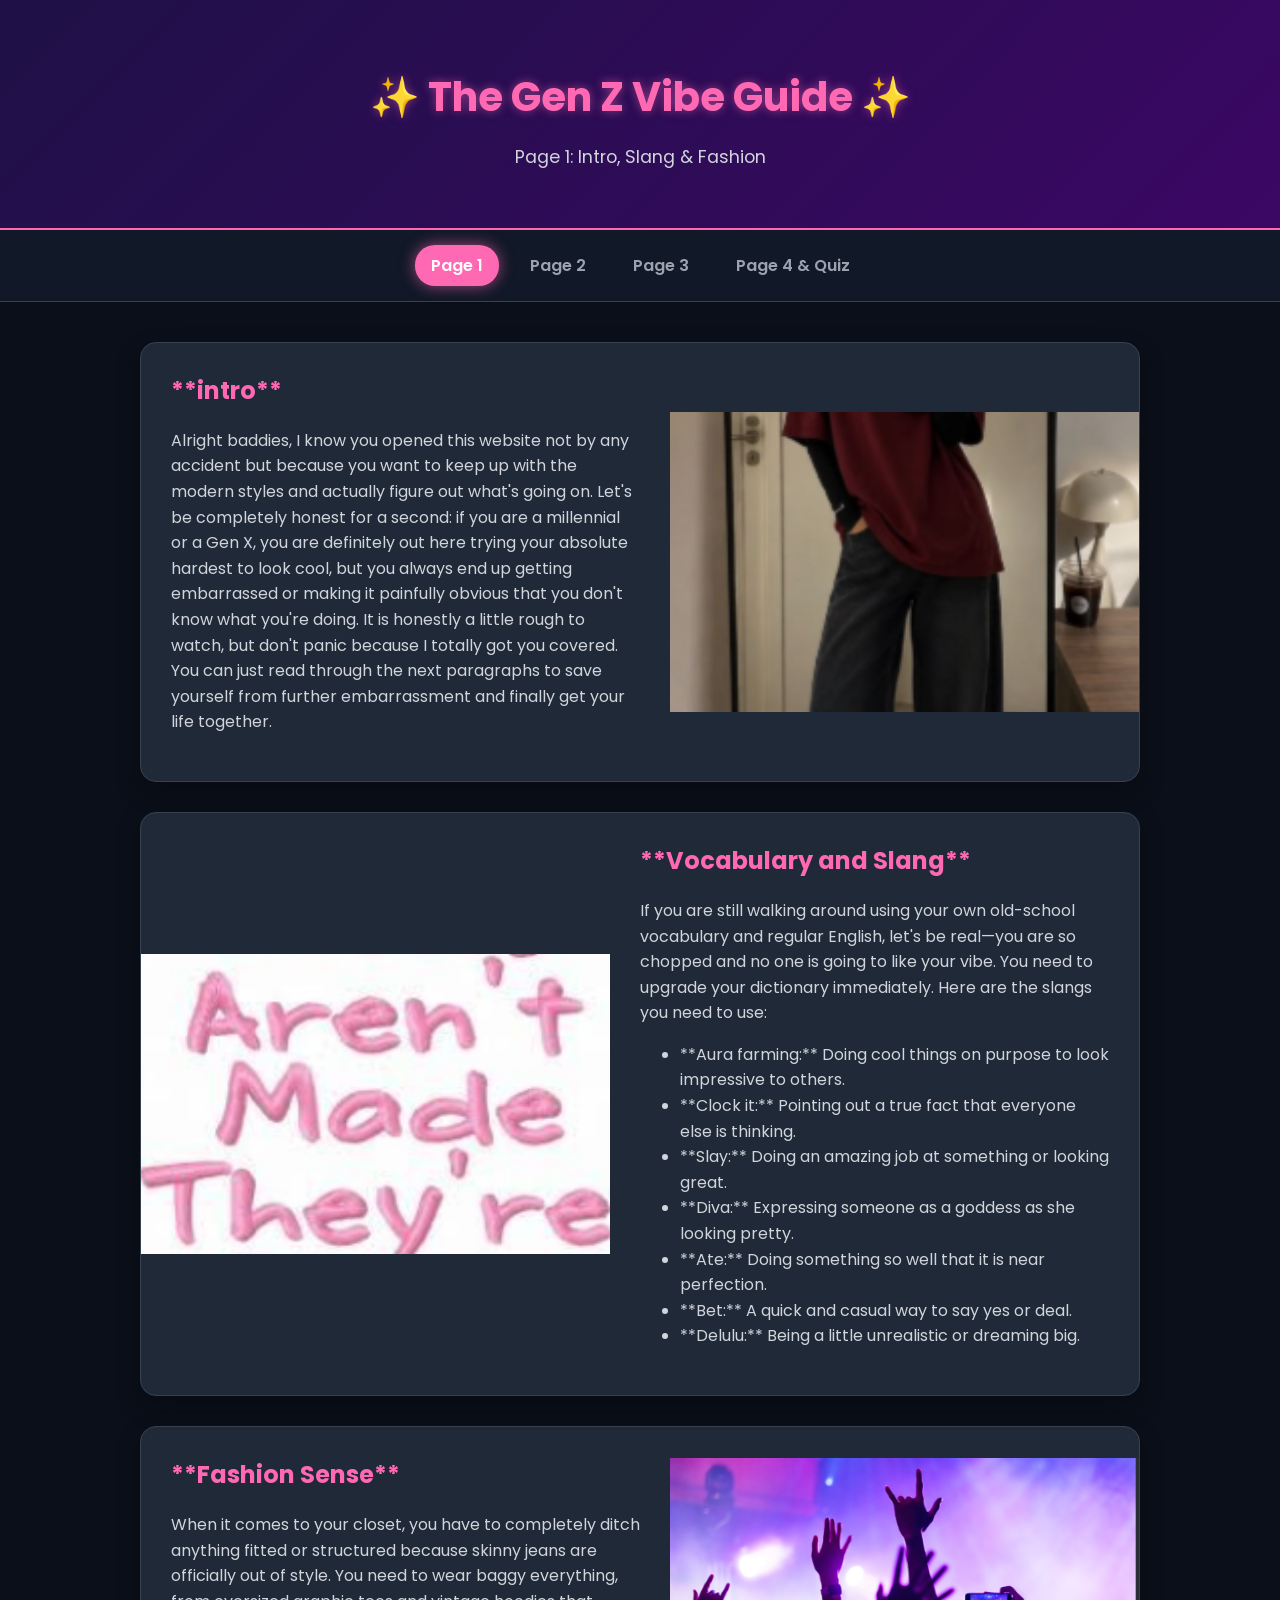
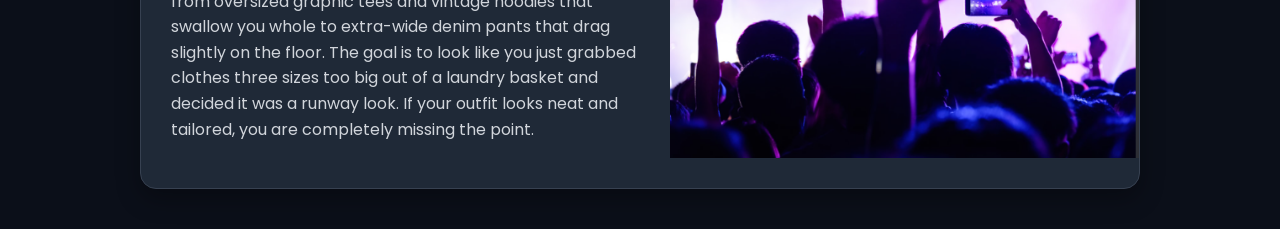
<file: index.html>
<!DOCTYPE html>
<html lang="en">
<head>
    <meta charset="UTF-8">
    <meta name="viewport" content="width=device-width, initial-scale=1.0">
    <title>Gen Z Guide - Page 1</title>
    <link rel="stylesheet" href="style.css">
    <link href="https://fonts.googleapis.com/css2?family=Poppins:wght@400;600;700&display=swap" rel="stylesheet">
</head>
<body>
    <header>
        <h1>✨ The Gen Z Vibe Guide ✨</h1>
        <p>Page 1: Intro, Slang & Fashion</p>
    </header>
    <nav>
        <a href="index.html" class="active">Page 1</a>
        <a href="lifestyle.html">Page 2</a>
        <a href="room.html">Page 3</a>
        <a href="accessories.html">Page 4 & Quiz</a>
    </nav>
    <div class="container">
        <!-- Paragraph 1 -->
        <div class="card">
            <div class="card-content">
                <h2>**intro**</h2>
                <p>Alright baddies, I know you opened this website not by any accident but because you want to keep up with the modern styles and actually figure out what's going on. Let's be completely honest for a second: if you are a millennial or a Gen X, you are definitely out here trying your absolute hardest to look cool, but you always end up getting embarrassed or making it painfully obvious that you don't know what you're doing. It is honestly a little rough to watch, but don't panic because I totally got you covered. You can just read through the next paragraphs to save yourself from further embarrassment and finally get your life together.</p>
            </div>
            <div class="card-img">
                <img src="Screenshot 2026-09-07 15.56.40.png" alt="Intro vibe">
            </div>
        </div>

        <!-- Paragraph 2 -->
        <div class="card reverse">
            <div class="card-content">
                <h2>**Vocabulary and Slang**</h2>
                <p>If you are still walking around using your own old-school vocabulary and regular English, let's be real—you are so chopped and no one is going to like your vibe. You need to upgrade your dictionary immediately. Here are the slangs you need to use:</p>
                <ul>
                    <li>**Aura farming:** Doing cool things on purpose to look impressive to others.</li>
                    <li>**Clock it:** Pointing out a true fact that everyone else is thinking.</li>
                    <li>**Slay:** Doing an amazing job at something or looking great.</li>
                    <li>**Diva:** Expressing someone as a goddess as she looking pretty.</li>
                    <li>**Ate:** Doing something so well that it is near perfection.</li>
                    <li>**Bet:** A quick and casual way to say yes or deal.</li>
                    <li>**Delulu:** Being a little unrealistic or dreaming big.</li>
                </ul>
            </div>
            <div class="card-img">
                <img src="Screenshot 2026-09-07 15.54.52.png" alt="Slang vibe">
            </div>
        </div>

        <!-- Paragraph 3 -->
        <div class="card">
            <div class="card-content">
                <h2>**Fashion Sense**</h2>
                <p>When it comes to your closet, you have to completely ditch anything fitted or structured because skinny jeans are officially out of style. You need to wear baggy everything, from oversized graphic tees and vintage hoodies that swallow you whole to extra-wide denim pants that drag slightly on the floor. The goal is to look like you just grabbed clothes three sizes too big out of a laundry basket and decided it was a runway look. If your outfit looks neat and tailored, you are completely missing the point.</p>
            </div>
            <div class="card-img">
                <img src="Screenshot 2026-09-07 15.51.53.png" alt="Fashion sense">
            </div>
        </div>
    </div>
</body>
</html>
</file>
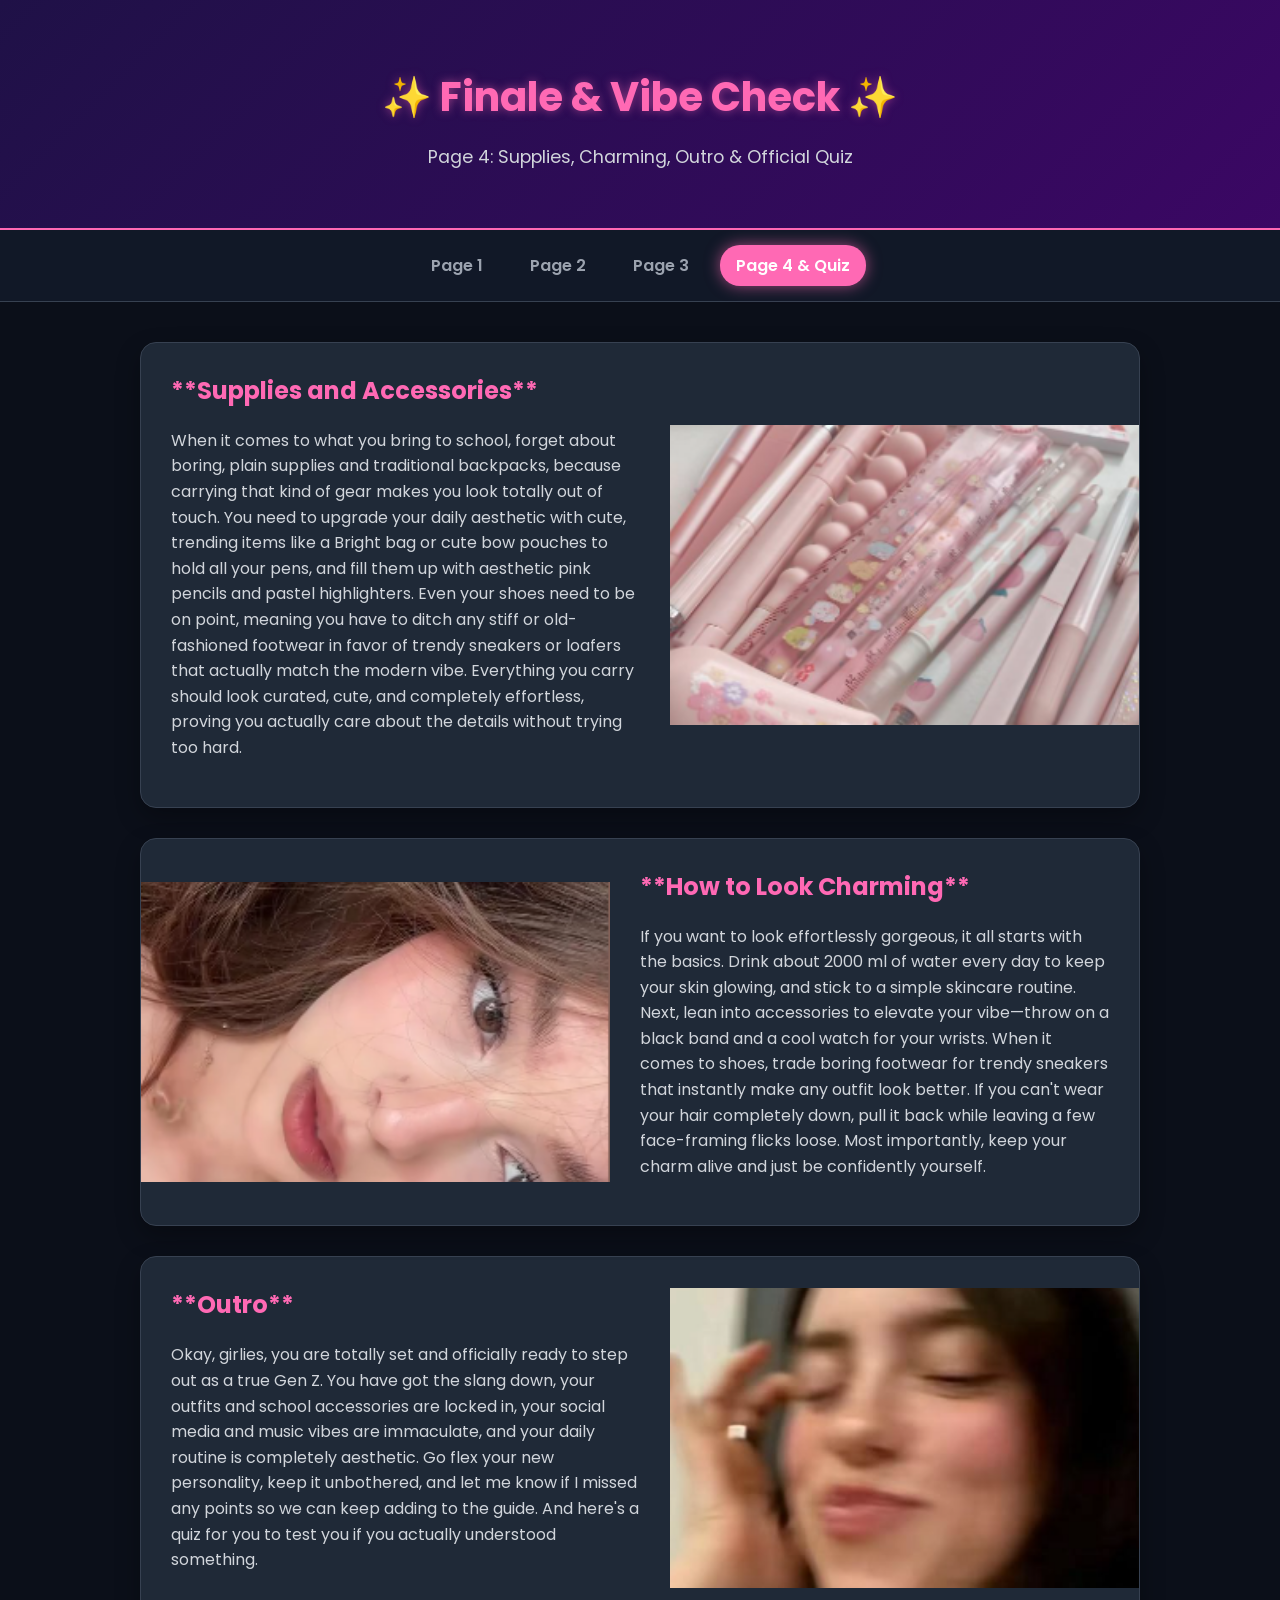
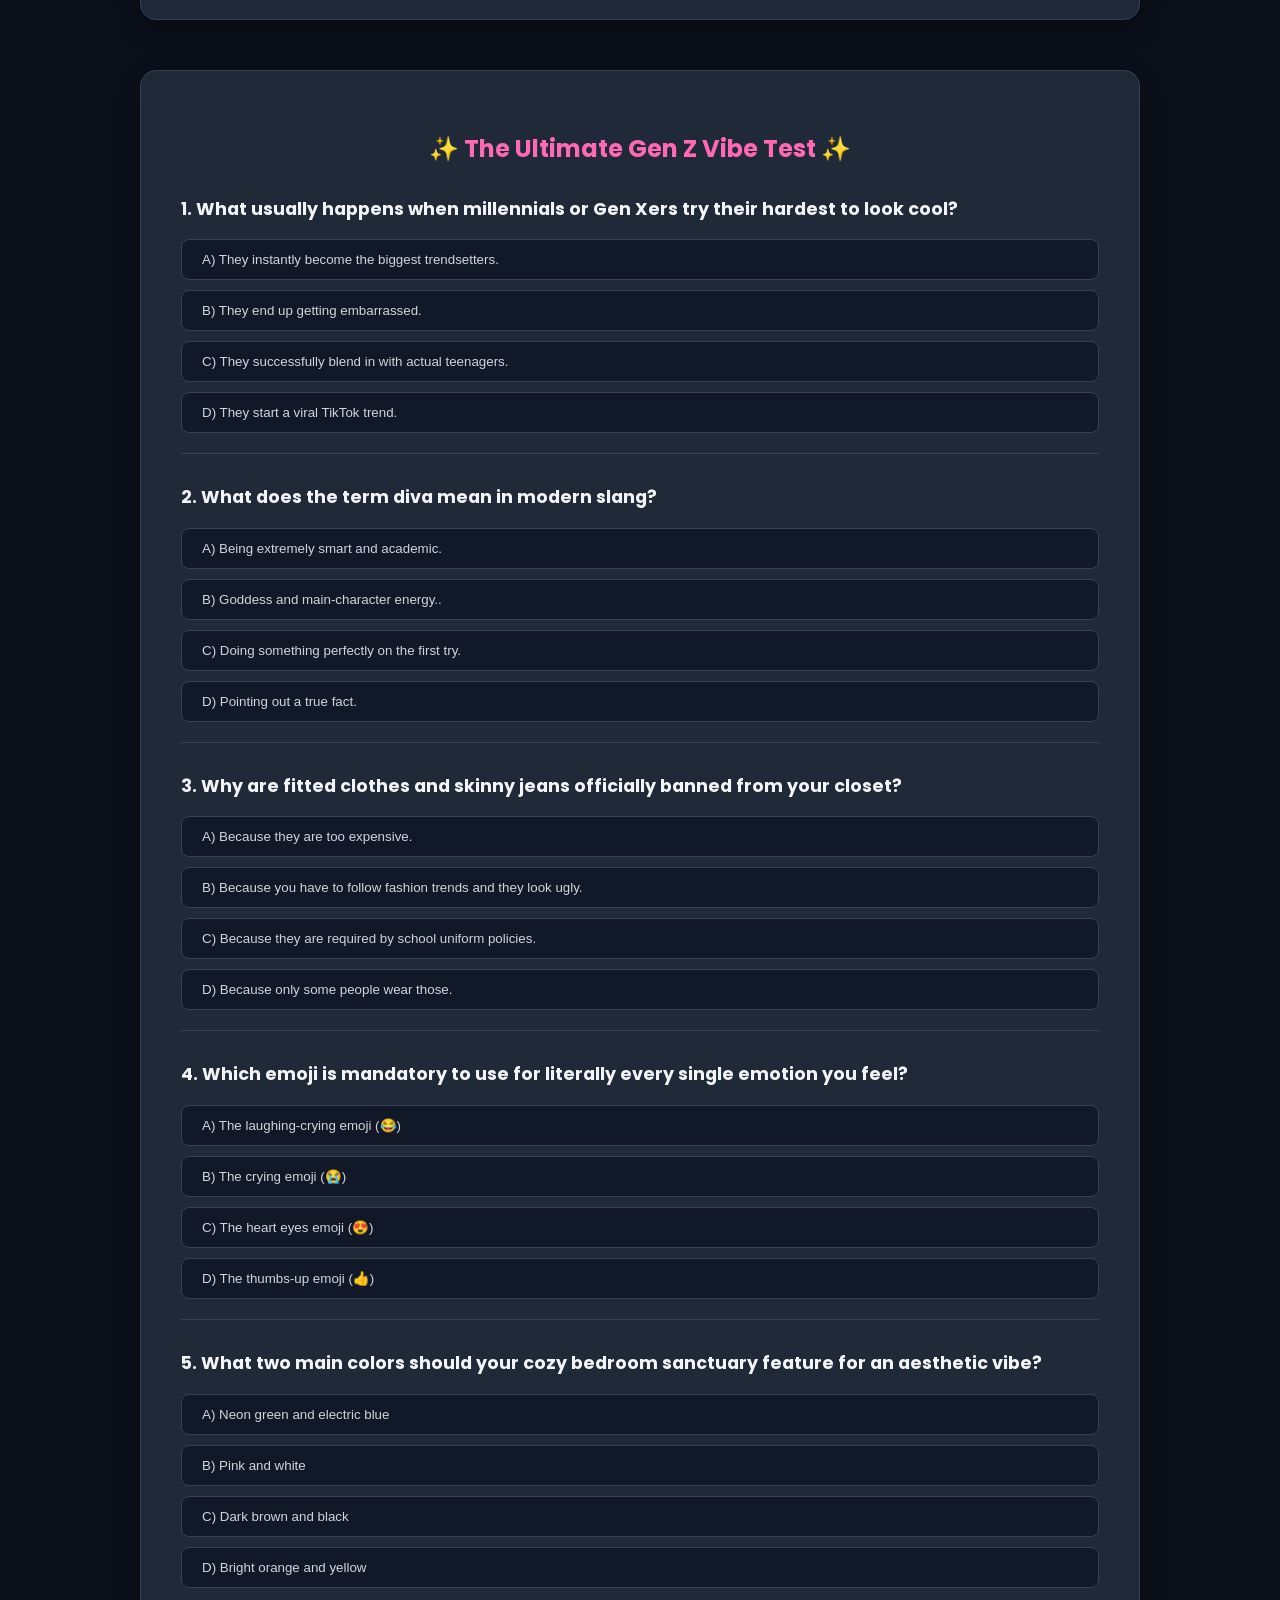
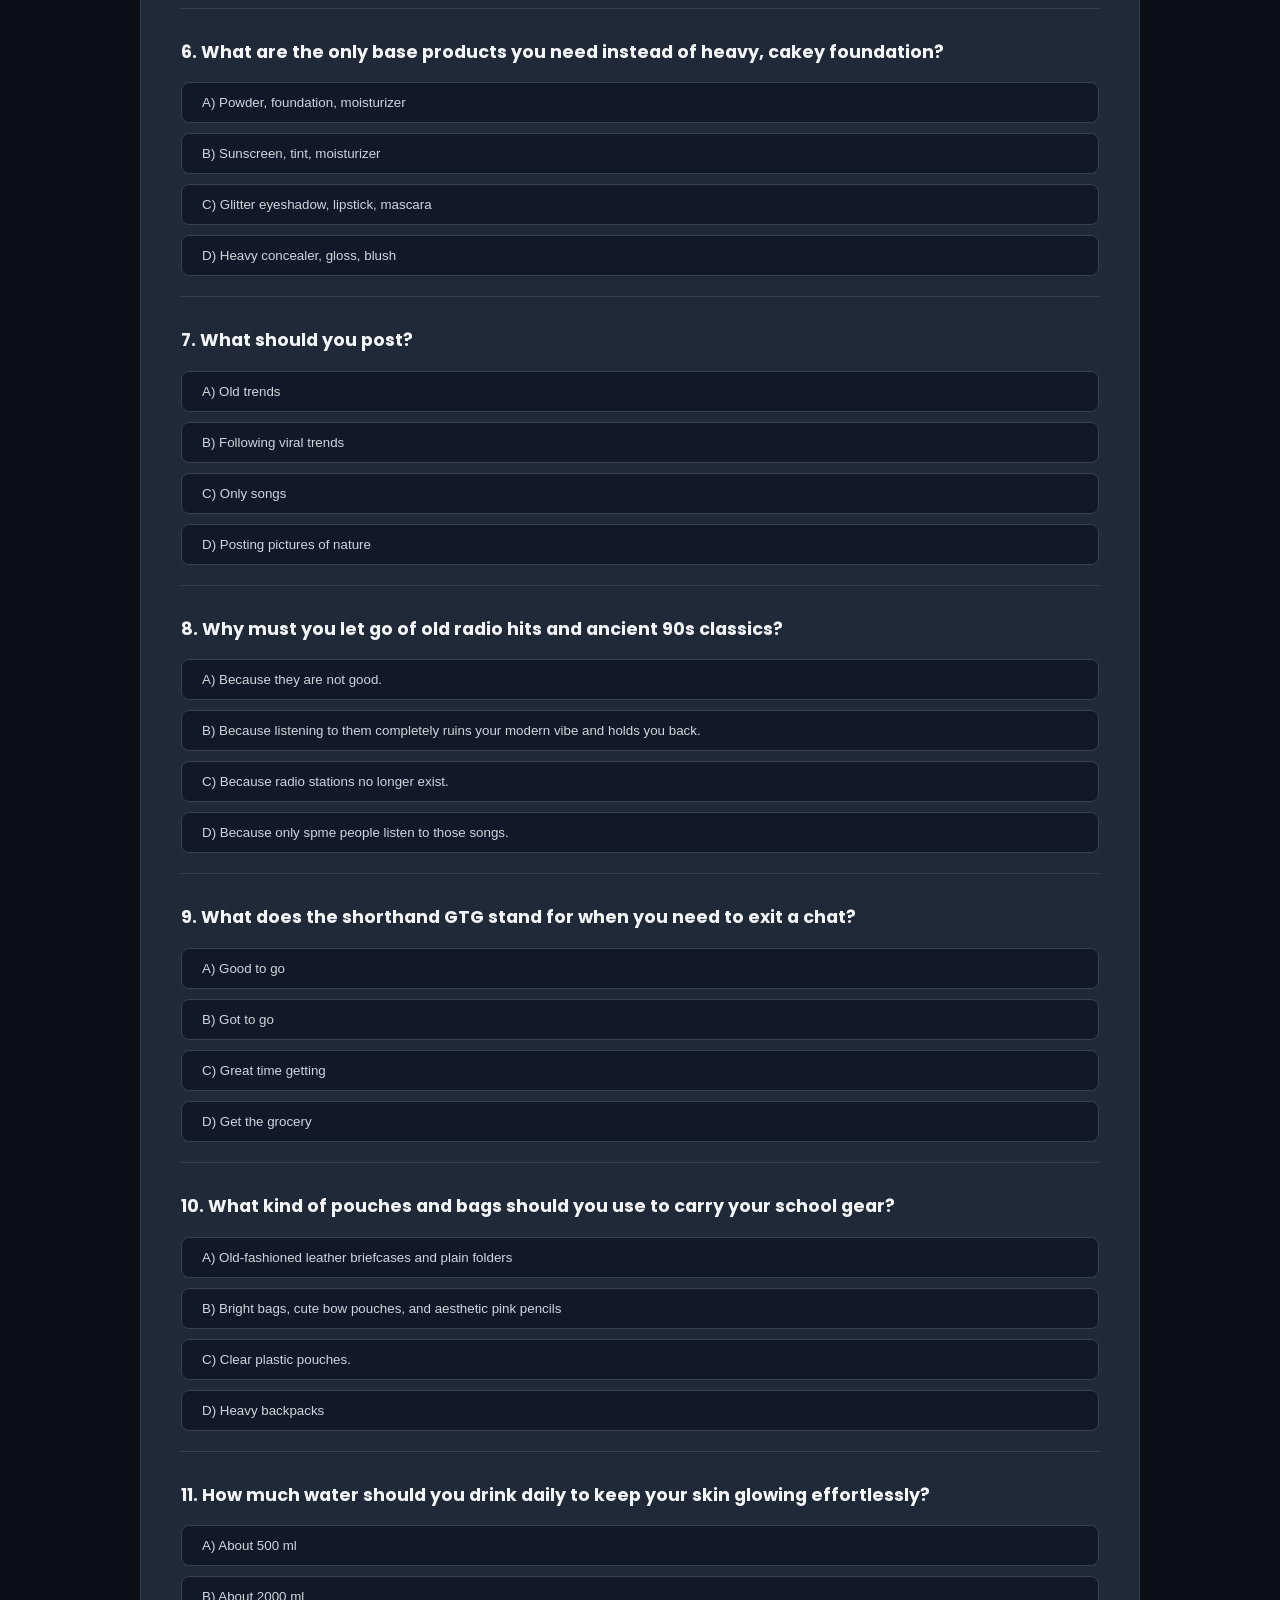
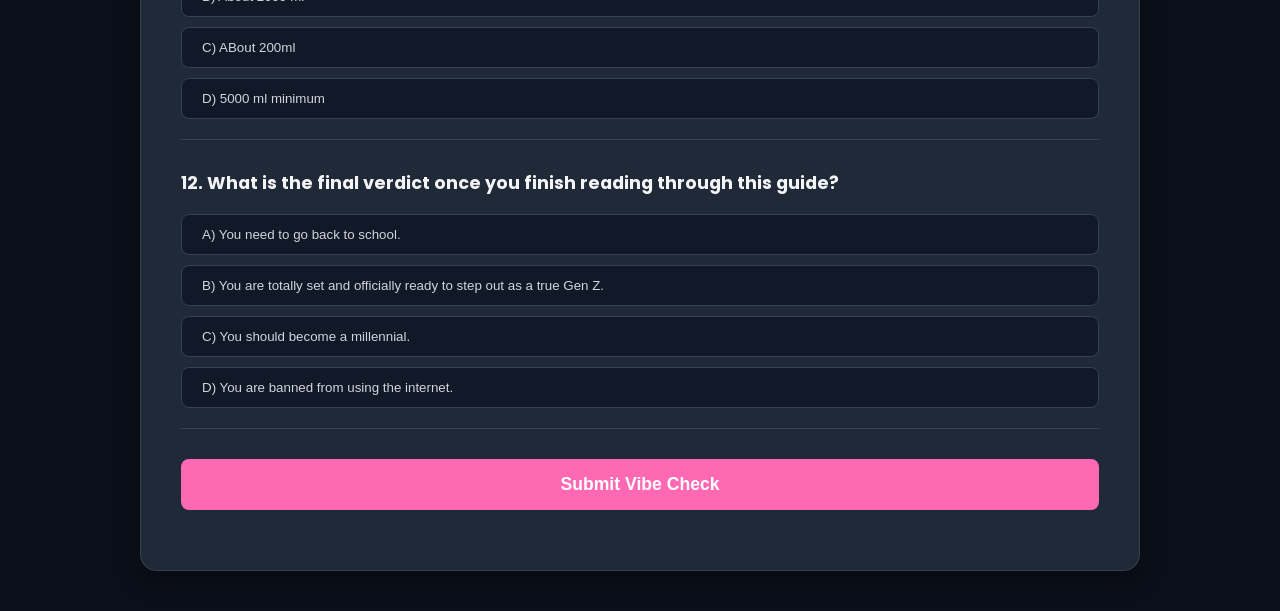
<file: accessories.html>
<!DOCTYPE html>
<html lang="en">
<head>
    <meta charset="UTF-8">
    <meta name="viewport" content="width=device-width, initial-scale=1.0">
    <title>Gen Z Guide - Page 4 & Quiz</title>
    <link rel="stylesheet" href="style.css">
    <link href="https://fonts.googleapis.com/css2?family=Poppins:wght@400;600;700&display=swap" rel="stylesheet">
</head>
<body>
    <header>
        <h1>✨ Finale & Vibe Check ✨</h1>
        <p>Page 4: Supplies, Charming, Outro & Official Quiz</p>
    </header>
    <nav>
        <a href="index.html">Page 1</a>
        <a href="lifestyle.html">Page 2</a>
        <a href="room.html">Page 3</a>
        <a href="accessories.html" class="active">Page 4 & Quiz</a>
    </nav>
    <div class="container">
        <!-- Paragraph 10 -->
        <div class="card">
            <div class="card-content">
                <h2>**Supplies and Accessories**</h2>
                <p>When it comes to what you bring to school, forget about boring, plain supplies and traditional backpacks, because carrying that kind of gear makes you look totally out of touch. You need to upgrade your daily aesthetic with cute, trending items like a Bright bag or cute bow pouches to hold all your pens, and fill them up with aesthetic pink pencils and pastel highlighters. Even your shoes need to be on point, meaning you have to ditch any stiff or old-fashioned footwear in favor of trendy sneakers or loafers that actually match the modern vibe. Everything you carry should look curated, cute, and completely effortless, proving you actually care about the details without trying too hard.</p>
            </div>
            <div class="card-img">
                <img src="Screenshot 2026-09-07 17.01.59.png" alt="Supplies">
            </div>
        </div>

        <!-- Paragraph 11 -->
        <div class="card reverse">
            <div class="card-content">
                <h2>**How to Look Charming**</h2>
                <p>If you want to look effortlessly gorgeous, it all starts with the basics. Drink about 2000 ml of water every day to keep your skin glowing, and stick to a simple skincare routine. Next, lean into accessories to elevate your vibe—throw on a black band and a cool watch for your wrists. When it comes to shoes, trade boring footwear for trendy sneakers that instantly make any outfit look better. If you can't wear your hair completely down, pull it back while leaving a few face-framing flicks loose. Most importantly, keep your charm alive and just be confidently yourself.</p>
            </div>
            <div class="card-img">
                <img src="Screenshot 2026-09-07 17.04.00.png" alt="Charming">
            </div>
        </div>

        <!-- Paragraph 12 -->
        <div class="card">
            <div class="card-content">
                <h2>**Outro**</h2>
                <p>Okay, girlies, you are totally set and officially ready to step out as a true Gen Z. You have got the slang down, your outfits and school accessories are locked in, your social media and music vibes are immaculate, and your daily routine is completely aesthetic. Go flex your new personality, keep it unbothered, and let me know if I missed any points so we can keep adding to the guide. And here's a quiz for you to test you if you actually understood something.</p>
            </div>
            <div class="card-img">
                <img src="Screenshot 2026-09-07 17.05.20.png" alt="Outro">
            </div>
        </div>

        <!-- Interactive 12-Question Quiz -->
        <div class="quiz-container">
            <h2>✨ The Ultimate Gen Z Vibe Test ✨</h2>
            
            <div class="question-box" data-qid="q1">
                <h3>1. What usually happens when millennials or Gen Xers try their hardest to look cool?</h3>
                <div class="options">
                    <button class="option-btn" data-value="A">A) They instantly become the biggest trendsetters.</button>
                    <button class="option-btn" data-value="B">B) They end up getting embarrassed.</button>
                    <button class="option-btn" data-value="C">C) They successfully blend in with actual teenagers.</button>
                    <button class="option-btn" data-value="D">D) They start a viral TikTok trend.</button>
                </div>
            </div>

            <div class="question-box" data-qid="q2">
                <h3>2. What does the term diva mean in modern slang?</h3>
                <div class="options">
                    <button class="option-btn" data-value="A">A) Being extremely smart and academic.</button>
                    <button class="option-btn" data-value="B">B) Goddess and main-character energy..</button>
                    <button class="option-btn" data-value="C">C) Doing something perfectly on the first try.</button>
                    <button class="option-btn" data-value="D">D) Pointing out a true fact.</button>
                </div>
            </div>

            <div class="question-box" data-qid="q3">
                <h3>3. Why are fitted clothes and skinny jeans officially banned from your closet?</h3>
                <div class="options">
                    <button class="option-btn" data-value="A">A) Because they are too expensive.</button>
                    <button class="option-btn" data-value="B">B) Because you have to follow fashion trends and they look ugly.</button>
                    <button class="option-btn" data-value="C">C) Because they are required by school uniform policies.</button>
                    <button class="option-btn" data-value="D">D) Because only some people wear those.</button>
                </div>
            </div>

            <div class="question-box" data-qid="q4">
                <h3>4. Which emoji is mandatory to use for literally every single emotion you feel?</h3>
                <div class="options">
                    <button class="option-btn" data-value="A">A) The laughing-crying emoji (😂)</button>
                    <button class="option-btn" data-value="B">B) The crying emoji (😭)</button>
                    <button class="option-btn" data-value="C">C) The heart eyes emoji (😍)</button>
                    <button class="option-btn" data-value="D">D) The thumbs-up emoji (👍)</button>
                </div>
            </div>

            <div class="question-box" data-qid="q5">
                <h3>5. What two main colors should your cozy bedroom sanctuary feature for an aesthetic vibe?</h3>
                <div class="options">
                    <button class="option-btn" data-value="A">A) Neon green and electric blue</button>
                    <button class="option-btn" data-value="B">B) Pink and white</button>
                    <button class="option-btn" data-value="C">C) Dark brown and black</button>
                    <button class="option-btn" data-value="D">D) Bright orange and yellow</button>
                </div>
            </div>

            <div class="question-box" data-qid="q6">
                <h3>6. What are the only base products you need instead of heavy, cakey foundation?</h3>
                <div class="options">
                    <button class="option-btn" data-value="A">A) Powder, foundation, moisturizer</button>
                    <button class="option-btn" data-value="B">B) Sunscreen, tint, moisturizer</button>
                    <button class="option-btn" data-value="C">C) Glitter eyeshadow, lipstick, mascara</button>
                    <button class="option-btn" data-value="D">D) Heavy concealer, gloss, blush</button>
                </div>
            </div>

            <div class="question-box" data-qid="q7">
                <h3>7. What should you post?</h3>
                <div class="options">
                    <button class="option-btn" data-value="A">A) Old trends</button>
                    <button class="option-btn" data-value="B">B) Following viral trends</button>
                    <button class="option-btn" data-value="C">C) Only songs</button>
                    <button class="option-btn" data-value="D">D) Posting pictures of nature</button>
                </div>
            </div>

            <div class="question-box" data-qid="q8">
                <h3>8. Why must you let go of old radio hits and ancient 90s classics?</h3>
                <div class="options">
                    <button class="option-btn" data-value="A">A) Because they are not good.</button>
                    <button class="option-btn" data-value="B">B) Because listening to them completely ruins your modern vibe and holds you back.</button>
                    <button class="option-btn" data-value="C">C) Because radio stations no longer exist.</button>
                    <button class="option-btn" data-value="D">D) Because only spme people listen to those songs.</button>
                </div>
            </div>

            <div class="question-box" data-qid="q9">
                <h3>9. What does the shorthand GTG stand for when you need to exit a chat?</h3>
                <div class="options">
                    <button class="option-btn" data-value="A">A) Good to go</button>
                    <button class="option-btn" data-value="B">B) Got to go</button>
                    <button class="option-btn" data-value="C">C) Great time getting</button>
                    <button class="option-btn" data-value="D">D) Get the grocery</button>
                </div>
            </div>

            <div class="question-box" data-qid="q10">
                <h3>10. What kind of pouches and bags should you use to carry your school gear?</h3>
                <div class="options">
                    <button class="option-btn" data-value="A">A) Old-fashioned leather briefcases and plain folders</button>
                    <button class="option-btn" data-value="B">B) Bright bags, cute bow pouches, and aesthetic pink pencils</button>
                    <button class="option-btn" data-value="C">C) Clear plastic pouches.</button>
                    <button class="option-btn" data-value="D">D) Heavy backpacks</button>
                </div>
            </div>

            <div class="question-box" data-qid="q11">
                <h3>11. How much water should you drink daily to keep your skin glowing effortlessly?</h3>
                <div class="options">
                    <button class="option-btn" data-value="A">A) About 500 ml</button>
                    <button class="option-btn" data-value="B">B) About 2000 ml</button>
                    <button class="option-btn" data-value="C">C) ABout 200ml</button>
                    <button class="option-btn" data-value="D">D) 5000 ml minimum</button>
                </div>
            </div>

            <div class="question-box" data-qid="q12">
                <h3>12. What is the final verdict once you finish reading through this guide?</h3>
                <div class="options">
                    <button class="option-btn" data-value="A">A) You need to go back to school.</button>
                    <button class="option-btn" data-value="B">B) You are totally set and officially ready to step out as a true Gen Z.</button>
                    <button class="option-btn" data-value="C">C) You should become a millennial.</button>
                    <button class="option-btn" data-value="D">D) You are banned from using the internet.</button>
                </div>
            </div>

            <button id="submit-quiz">Submit Vibe Check</button>
            <div id="quiz-result"></div>
        </div>
    </div>
    <script src="script.js"></script>
</body>
</html>
</file>
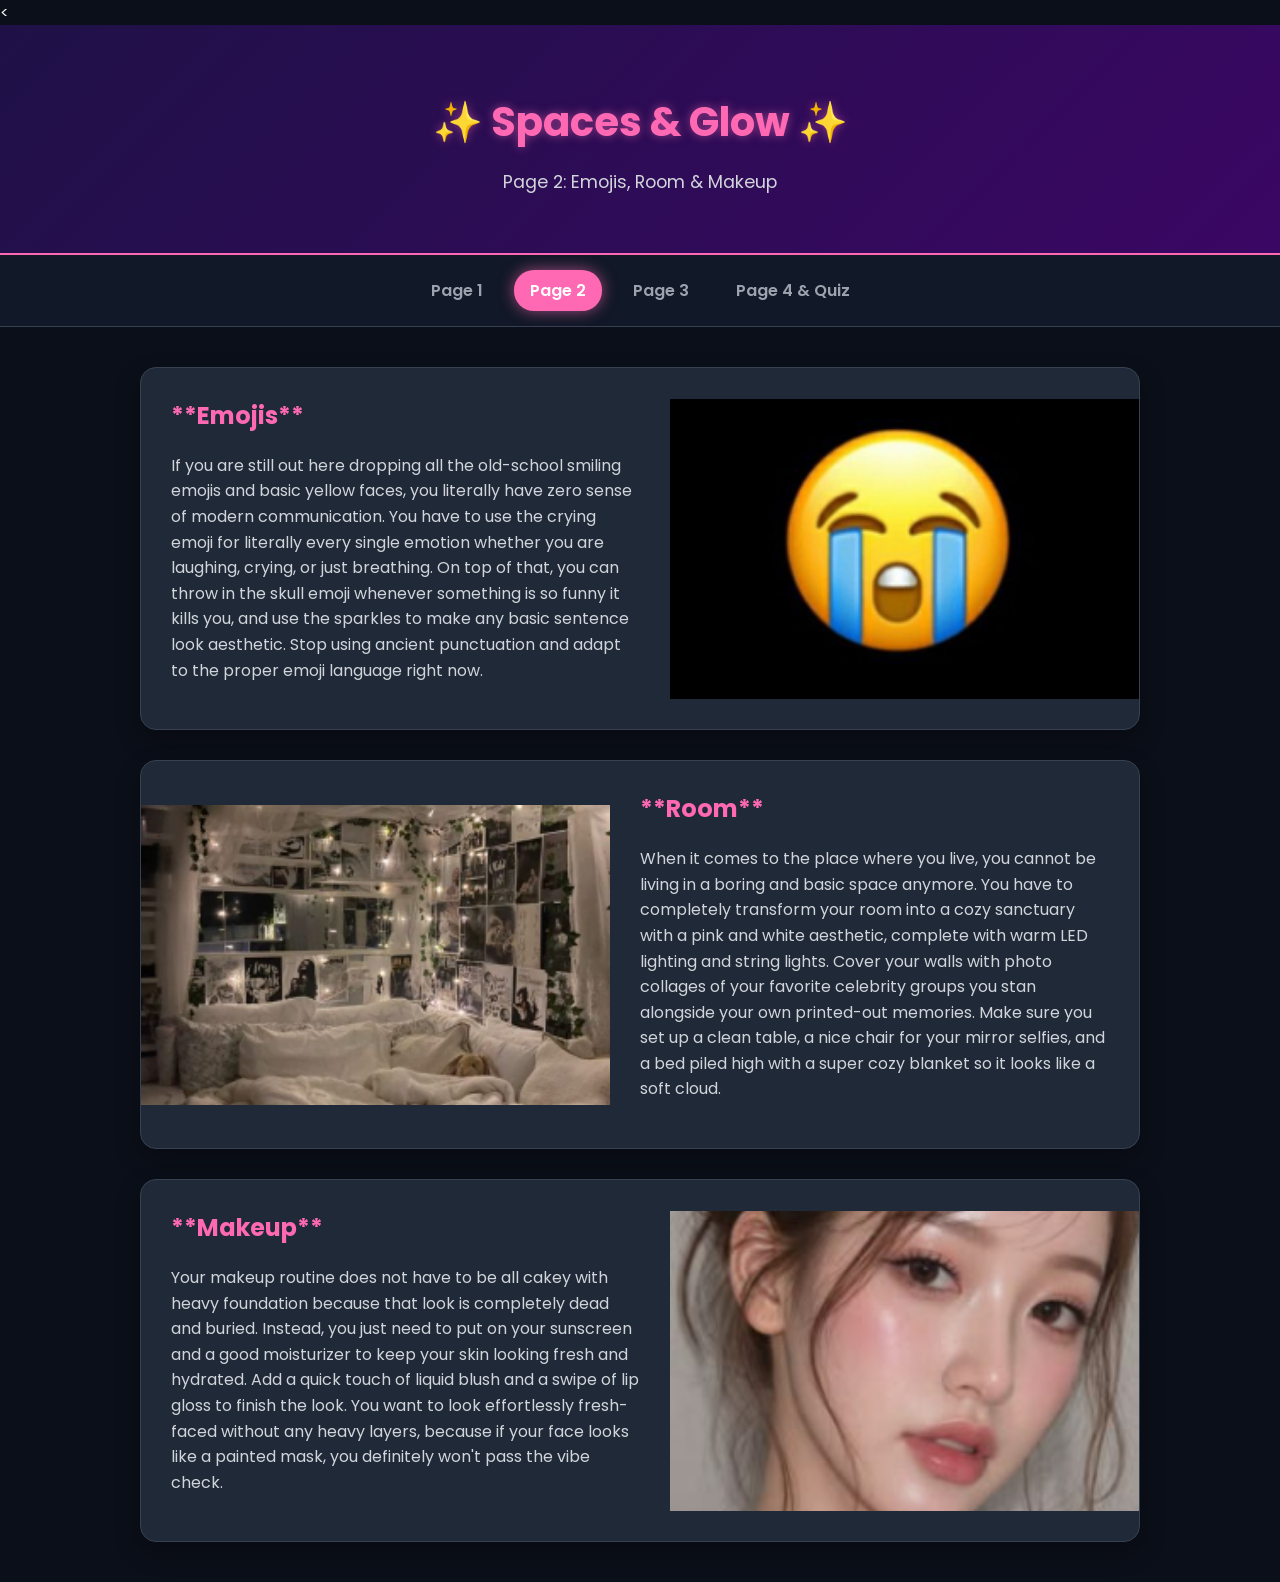
<file: lifestyle.html>
<<!DOCTYPE html>
<html lang="en">
<head>
    <meta charset="UTF-8">
    <meta name="viewport" content="width=device-width, initial-scale=1.0">
    <title>Gen Z Guide - Page 2</title>
    <link rel="stylesheet" href="style.css">
    <link href="https://fonts.googleapis.com/css2?family=Poppins:wght@400;600;700&display=swap" rel="stylesheet">
</head>
<body>
    <header>
        <h1>✨ Spaces & Glow ✨</h1>
        <p>Page 2: Emojis, Room & Makeup</p>
    </header>
    <nav>
        <a href="index.html">Page 1</a>
        <a href="lifestyle.html" class="active">Page 2</a>
        <a href="room.html">Page 3</a>
        <a href="accessories.html">Page 4 & Quiz</a>
    </nav>
    <div class="container">
        <!-- Paragraph 4 -->
        <div class="card">
            <div class="card-content">
                <h2>**Emojis**</h2>
                <p>If you are still out here dropping all the old-school smiling emojis and basic yellow faces, you literally have zero sense of modern communication. You have to use the crying emoji for literally every single emotion whether you are laughing, crying, or just breathing. On top of that, you can throw in the skull emoji whenever something is so funny it kills you, and use the sparkles to make any basic sentence look aesthetic. Stop using ancient punctuation and adapt to the proper emoji language right now.</p>
            </div>
            <div class="card-img">
                <img src="Screenshot 2026-09-07 16.41.35.png" alt="Emojis">
            </div>
        </div>

        <!-- Paragraph 5 -->
        <div class="card reverse">
            <div class="card-content">
                <h2>**Room**</h2>
                <p>When it comes to the place where you live, you cannot be living in a boring and basic space anymore. You have to completely transform your room into a cozy sanctuary with a pink and white aesthetic, complete with warm LED lighting and string lights. Cover your walls with photo collages of your favorite celebrity groups you stan alongside your own printed-out memories. Make sure you set up a clean table, a nice chair for your mirror selfies, and a bed piled high with a super cozy blanket so it looks like a soft cloud.</p>
            </div>
            <div class="card-img">
                <img src="Screenshot 2026-09-07 16.42.55.png" alt="Room aesthetic">
            </div>
        </div>

        <!-- Paragraph 6 -->
        <div class="card">
            <div class="card-content">
                <h2>**Makeup**</h2>
                <p>Your makeup routine does not have to be all cakey with heavy foundation because that look is completely dead and buried. Instead, you just need to put on your sunscreen and a good moisturizer to keep your skin looking fresh and hydrated. Add a quick touch of liquid blush and a swipe of lip gloss to finish the look. You want to look effortlessly fresh-faced without any heavy layers, because if your face looks like a painted mask, you definitely won't pass the vibe check.</p>
            </div>
            <div class="card-img">
                <img src="Screenshot 2026-09-07 16.45.01.png" alt="Makeup">
            </div>
        </div>
    </div>
</body>
</html>
</file>
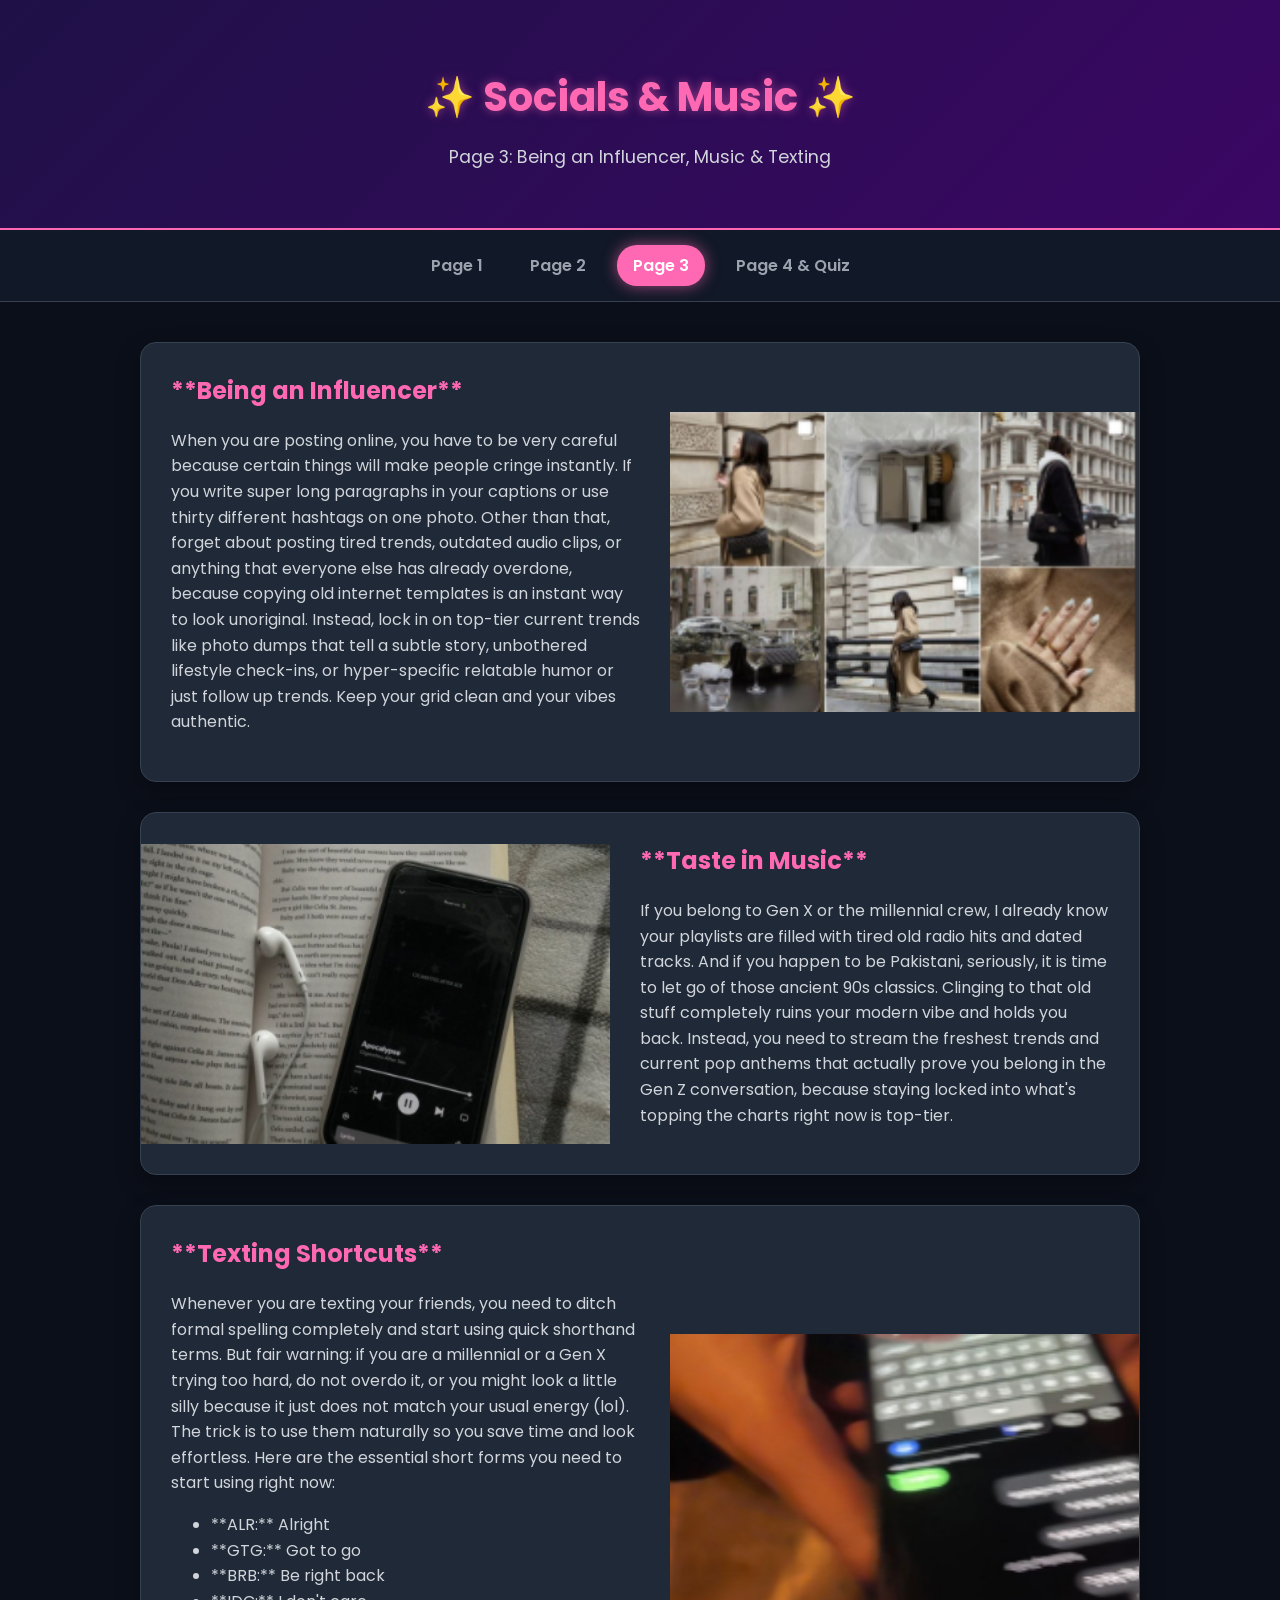
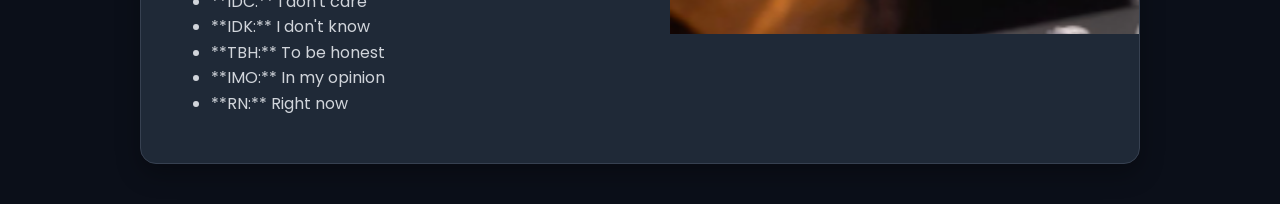
<file: room.html>
<!DOCTYPE html>
<html lang="en">
<head>
    <meta charset="UTF-8">
    <meta name="viewport" content="width=device-width, initial-scale=1.0">
    <title>Gen Z Guide - Page 3</title>
    <link rel="stylesheet" href="style.css">
    <link href="https://fonts.googleapis.com/css2?family=Poppins:wght@400;600;700&display=swap" rel="stylesheet">
</head>
<body>
    <header>
        <h1>✨ Socials & Music ✨</h1>
        <p>Page 3: Being an Influencer, Music & Texting</p>
    </header>
    <nav>
        <a href="index.html">Page 1</a>
        <a href="lifestyle.html">Page 2</a>
        <a href="room.html" class="active">Page 3</a>
        <a href="accessories.html">Page 4 & Quiz</a>
    </nav>
    <div class="container">
        <!-- Paragraph 7 -->
        <div class="card">
            <div class="card-content">
                <h2>**Being an Influencer**</h2>
                <p>When you are posting online, you have to be very careful because certain things will make people cringe instantly. If you write super long paragraphs in your captions or use thirty different hashtags on one photo. Other than that, forget about posting tired trends, outdated audio clips, or anything that everyone else has already overdone, because copying old internet templates is an instant way to look unoriginal. Instead, lock in on top-tier current trends like photo dumps that tell a subtle story, unbothered lifestyle check-ins, or hyper-specific relatable humor or just follow up trends. Keep your grid clean and your vibes authentic.</p>
            </div>
            <div class="card-img">
                <img src="Screenshot 2026-09-07 16.52.35.png" alt="Influencer">
            </div>
        </div>

        <!-- Paragraph 8 -->
        <div class="card reverse">
            <div class="card-content">
                <h2>**Taste in Music**</h2>
                <p>If you belong to Gen X or the millennial crew, I already know your playlists are filled with tired old radio hits and dated tracks. And if you happen to be Pakistani, seriously, it is time to let go of those ancient 90s classics. Clinging to that old stuff completely ruins your modern vibe and holds you back. Instead, you need to stream the freshest trends and current pop anthems that actually prove you belong in the Gen Z conversation, because staying locked into what's topping the charts right now is top-tier.</p>
            </div>
            <div class="card-img">
                <img src="Screenshot 2026-09-07 16.55.07.png" alt="Music">
            </div>
        </div>

        <!-- Paragraph 9 -->
        <div class="card">
            <div class="card-content">
                <h2>**Texting Shortcuts**</h2>
                <p>Whenever you are texting your friends, you need to ditch formal spelling completely and start using quick shorthand terms. But fair warning: if you are a millennial or a Gen X trying too hard, do not overdo it, or you might look a little silly because it just does not match your usual energy (lol). The trick is to use them naturally so you save time and look effortless. Here are the essential short forms you need to start using right now:</p>
                <ul>
                    <li>**ALR:** Alright</li>
                    <li>**GTG:** Got to go</li>
                    <li>**BRB:** Be right back</li>
                    <li>**IDC:** I don't care</li>
                    <li>**IDK:** I don't know</li>
                    <li>**TBH:** To be honest</li>
                    <li>**IMO:** In my opinion</li>
                    <li>**RN:** Right now</li>
                </ul>
            </div>
            <div class="card-img">
                <img src="Screenshot 2026-09-07 16.56.44.png" alt="Texting">
            </div>
        </div>
    </div>
</body>
</html>
</file>
<file: style.css>
/* Dark Space Vibe Stylesheet */
body {
    background-color: #0b0f19;
    color: #f3f4f6;
    font-family: 'Poppins', sans-serif;
    margin: 0;
    padding: 0;
}

header {
    text-align: center;
    padding: 40px 20px;
    background: linear-gradient(135deg, #1f1147, #3b0764);
    border-bottom: 2px solid #ff69b4;
}

header h1 {
    color: #ff69b4;
    font-size: 2.5rem;
    margin-bottom: 10px;
    text-shadow: 0 0 10px rgba(255, 105, 180, 0.5);
}

header p {
    color: #d1d5db;
    font-size: 1.1rem;
}

nav {
    display: flex;
    justify-content: center;
    gap: 15px;
    background-color: #111827;
    padding: 15px;
    border-bottom: 1px solid #374151;
}

nav a {
    color: #9ca3af;
    text-decoration: none;
    font-weight: 600;
    padding: 8px 16px;
    border-radius: 20px;
    transition: all 0.3s ease;
}

nav a:hover, nav a.active {
    color: #ffffff;
    background-color: #ff69b4;
    box-shadow: 0 0 15px rgba(255, 105, 180, 0.6);
}

.container {
    max-width: 1000px;
    margin: 40px auto;
    padding: 0 20px;
}

.card {
    display: flex;
    align-items: center;
    background-color: #1f2937;
    border: 1px solid #374151;
    border-radius: 16px;
    margin-bottom: 30px;
    overflow: hidden;
    box-shadow: 0 10px 25px rgba(0, 0, 0, 0.3);
}

.card.reverse {
    flex-direction: row-reverse;
}

.card-content {
    flex: 1;
    padding: 30px;
}

.card-content h2 {
    color: #ff69b4;
    margin-top: 0;
}

.card-content p, .card-content li {
    color: #d1d5db;
    line-height: 1.6;
}

.card-img {
    flex: 1;
    height: 300px;
}

.card-img img {
    width: 100%;
    height: 100%;
    object-fit: cover;
}

/* Quiz Styles */
.quiz-container {
    background-color: #1f2937;
    border: 1px solid #374151;
    border-radius: 16px;
    padding: 40px;
    margin-top: 50px;
    box-shadow: 0 10px 25px rgba(0, 0, 0, 0.3);
}

.quiz-container h2 {
    color: #ff69b4;
    text-align: center;
    margin-bottom: 30px;
}

.question-box {
    margin-bottom: 30px;
    border-bottom: 1px solid #374151;
    padding-bottom: 20px;
}

.question-box h3 {
    color: #f3f4f6;
    font-size: 1.1rem;
}

.options {
    display: flex;
    flex-direction: column;
    gap: 10px;
    margin-top: 15px;
}

.option-btn {
    background-color: #111827;
    color: #d1d5db;
    border: 1px solid #374151;
    padding: 12px 20px;
    text-align: left;
    border-radius: 8px;
    cursor: pointer;
    transition: all 0.2s ease;
}

.option-btn:hover {
    background-color: #374151;
    color: #ffffff;
}

.option-btn.selected {
    border: 2px solid #ff69b4;
    background-color: #3b0764;
    color: #ffffff;
    font-weight: 600;
}

#submit-quiz {
    display: block;
    width: 100%;
    background-color: #ff69b4;
    color: #ffffff;
    border: none;
    padding: 15px;
    font-size: 1.1rem;
    font-weight: 700;
    border-radius: 8px;
    cursor: pointer;
    transition: background-color 0.2s ease;
}

#submit-quiz:hover {
    background-color: #ff1493;
    box-shadow: 0 0 15px rgba(255, 105, 180, 0.6);
}

#quiz-result {
    text-align: center;
    margin-top: 20px;
    font-size: 1.2rem;
    color: #f3f4f6;
}
</file>
